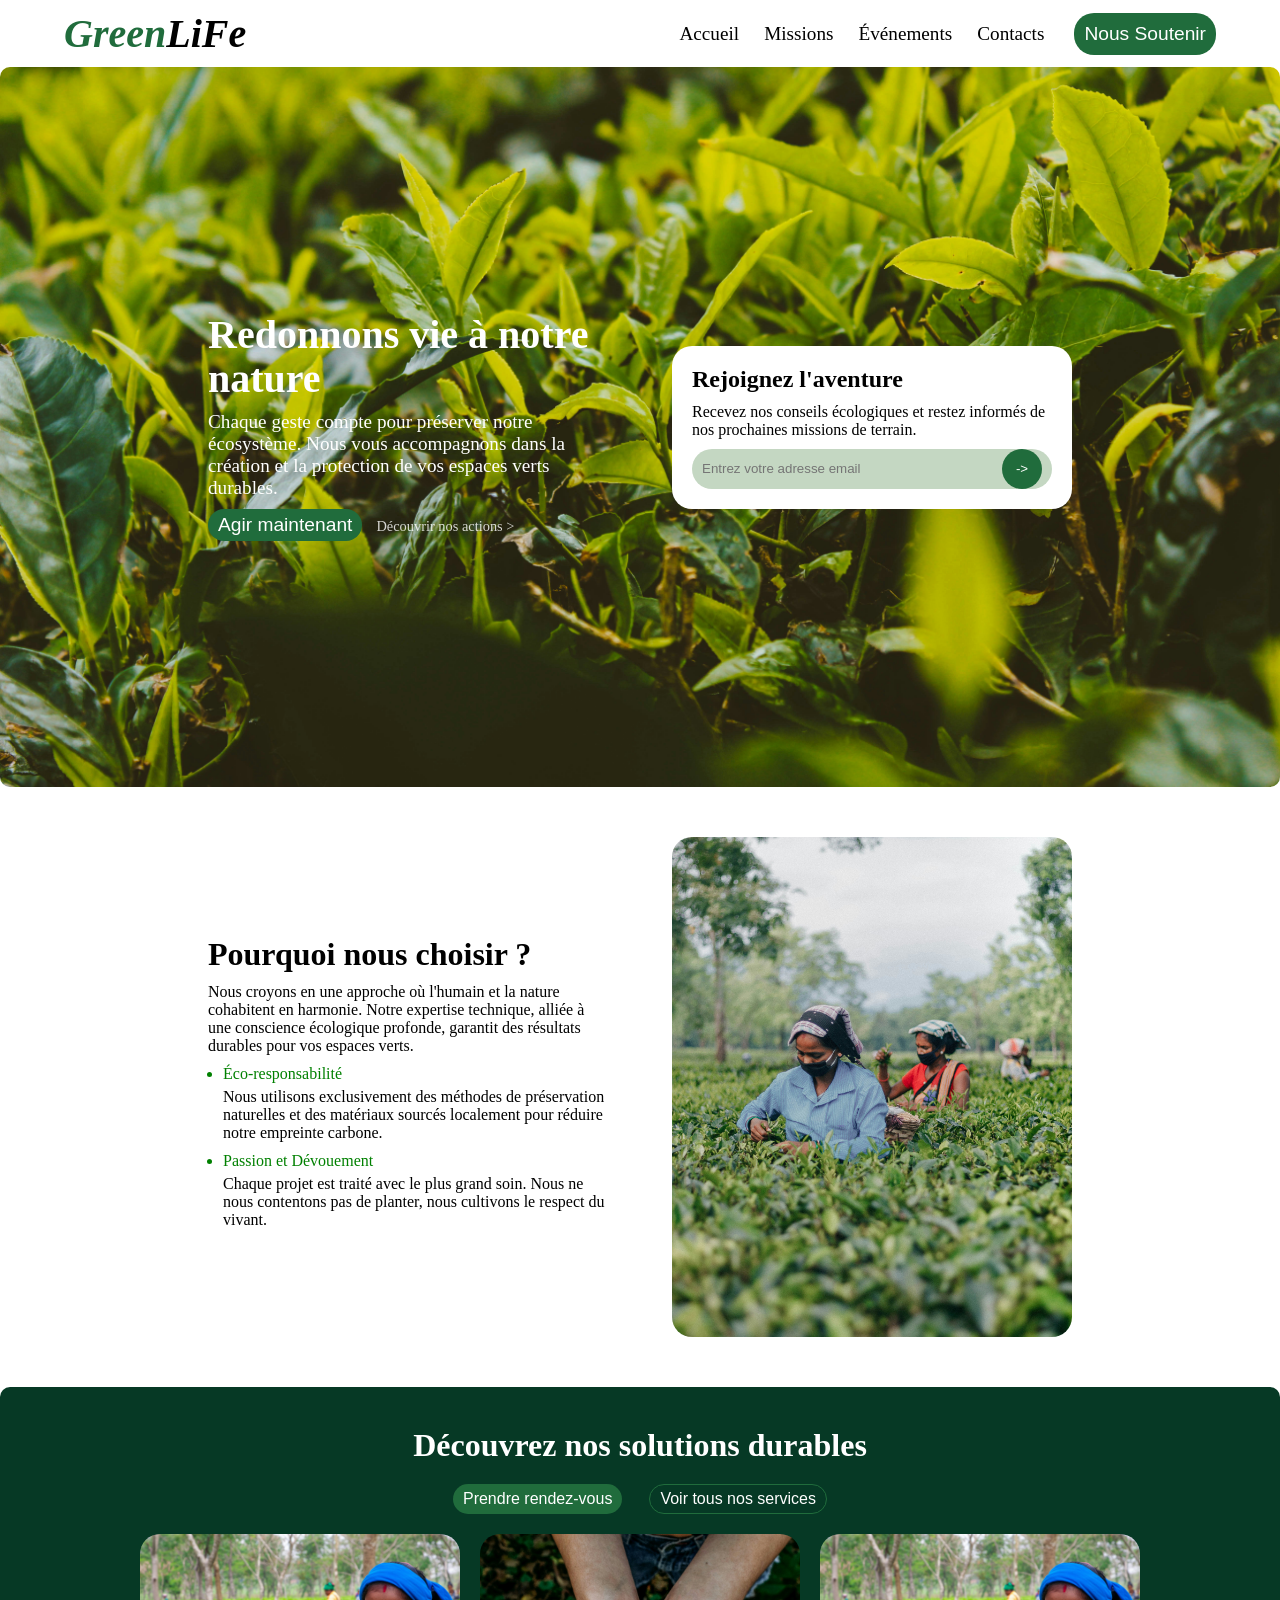
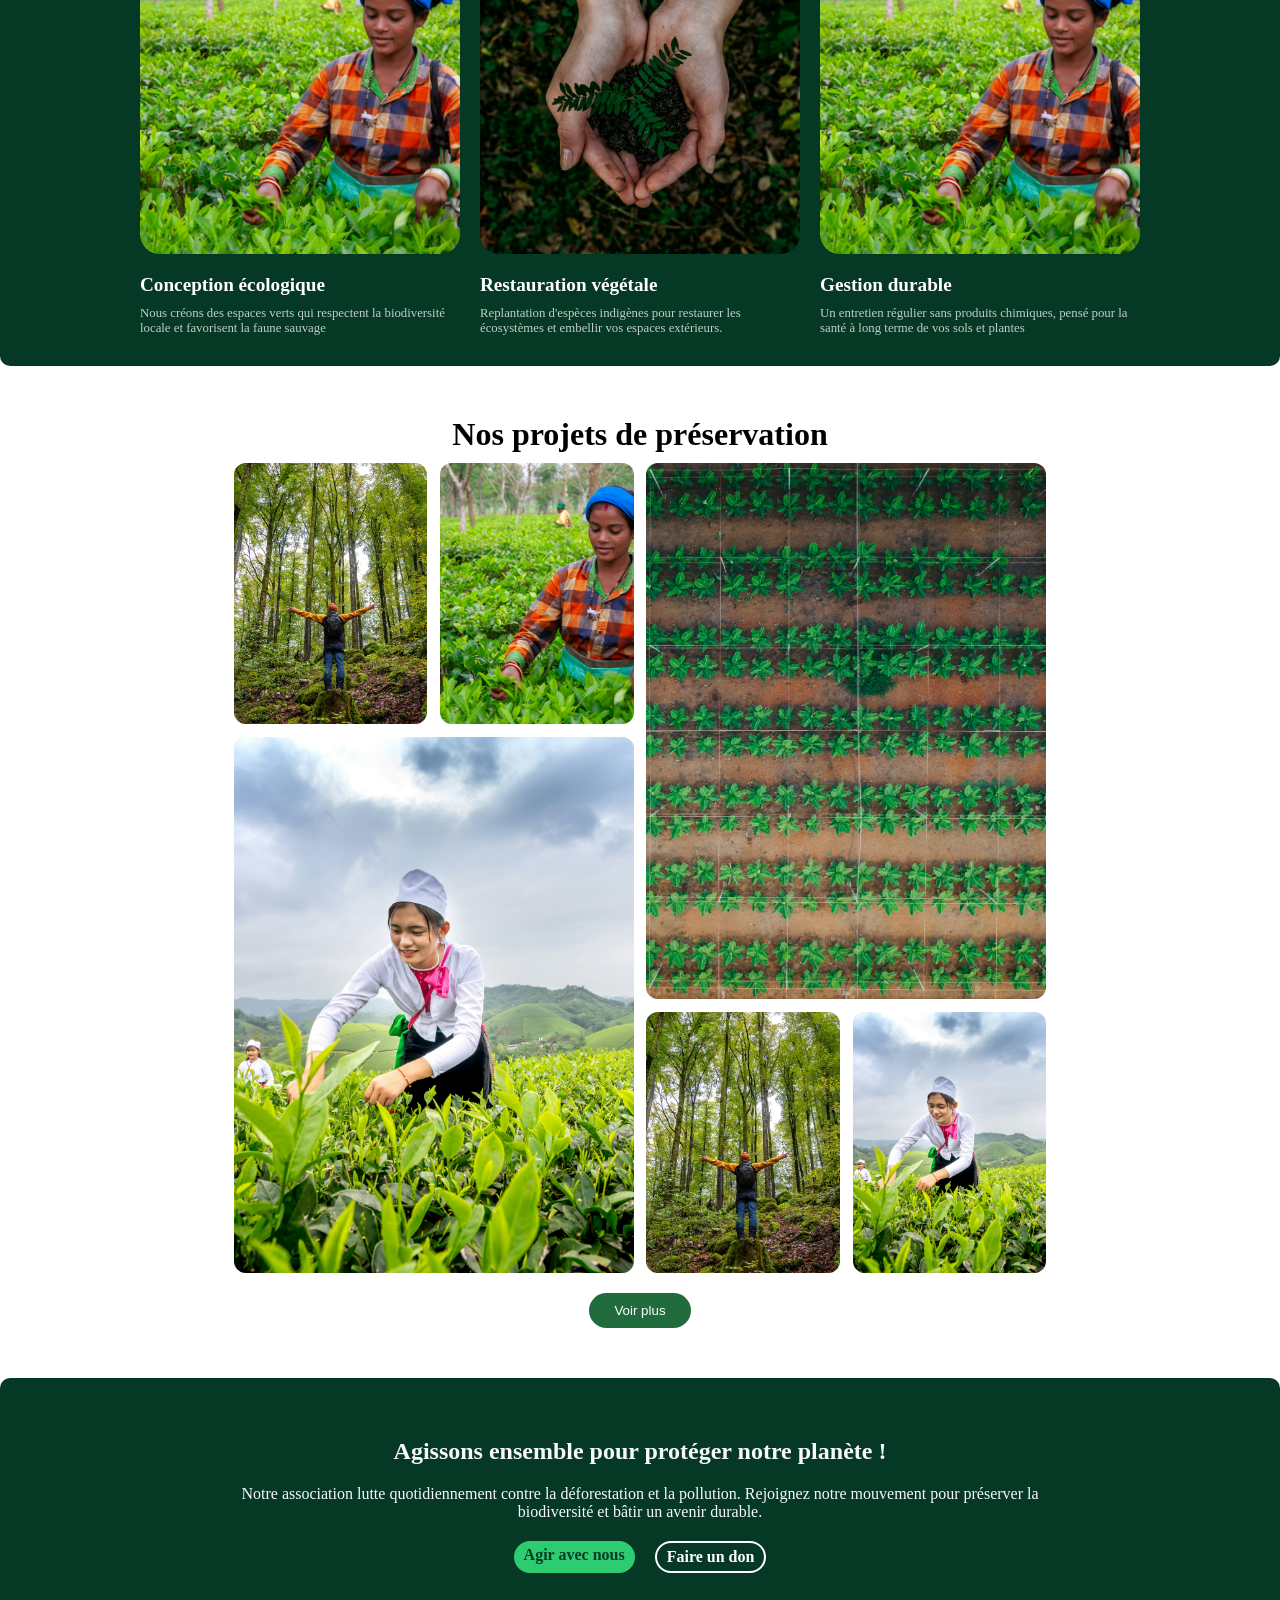
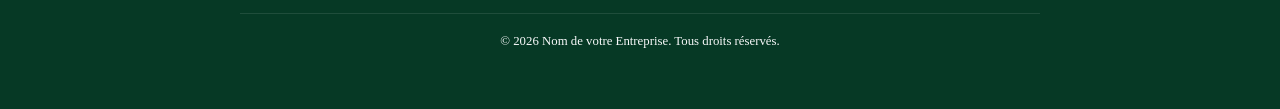
<file: index.html>
<!DOCTYPE html>
<html lang="en">
<head>
    <meta charset="UTF-8">
    <meta name="viewport" content="width=device-width, initial-scale=1.0">
    <title>GreenLife</title>
    <link rel="stylesheet" href="./layout.css">
    <link rel="stylesheet" href="./style.css">
</head>
<body>
    <header>
        <span class="logo"><span>Green</span>LiFe</span>
        <nav>
            <ul>
                <li><a href="#">Accueil</a></li>
                <li><a href="./missions/missions.html">Missions</a></li>
                <li><a href="./evenements/evenements.html">Événements</a></li>
                <li><a href="./contact/contact.html">Contacts</a></li>
            </ul>
            <div class="burger">
                <div></div>
                <div></div>
                <div></div>
            </div>
            <button>Nous Soutenir</button>
        </nav>
    </header>
    <main>
        <section class="hero">
            <div class="hero-text">
                <h1>Redonnons vie à notre nature</h1>
                <p>
                    Chaque geste compte pour préserver notre écosystème. Nous vous accompagnons dans la création et la protection de vos espaces verts durables.
                </p>
                <div class="hero-bouton">
                    <button>Agir maintenant</button>
                    <a href="#">Découvrir nos actions &gt;</a>
                </div>
            </div>
            <div class="hero-form">
                <h2>Rejoignez l'aventure</h2>
                <p>
                    Recevez nos conseils écologiques et restez informés de nos prochaines missions de terrain.
                </p>
                <form action="#">
                    <input type="email" placeholder="Entrez votre adresse email">
                    <button type="submit">-&gt;</button>
                </form>
            </div>
        </section>
        <section class="motivation">
            <aside>
                <h2>Pourquoi nous choisir ?</h2>
                <p>
                    Nous croyons en une approche où l'humain et la nature cohabitent en harmonie. Notre expertise technique, alliée à une conscience écologique profonde, garantit des résultats durables pour vos espaces verts.
                </p>
                <ul>
                    <li>
                        <span>
                            Éco-responsabilité
                        </span>
                        <p>
                            Nous utilisons exclusivement des méthodes de préservation naturelles et des matériaux sourcés localement pour réduire notre empreinte carbone.
                        </p>
                    </li>
                    <li>
                        <span>
                            Passion et Dévouement
                        </span>
                        <p>
                            Chaque projet est traité avec le plus grand soin. Nous ne nous contentons pas de planter, nous cultivons le respect du vivant.
                        </p>
                    </li>
                </ul>
            </aside>
            <figure>
                <img src="./assets/img/nilotpal-kalita-pJHaHQJ0PPk-unsplash.jpg" alt="">
            </figure>
        </section>
        <section class="services">
            <h2>
                Découvrez nos solutions durables
            </h2>
            <div class="boutons">

                <button>Prendre rendez-vous</button>
                <button>Voir tous nos services</button>
            </div>

            <div class="card-section">
                <article class="card">
                    <figure>
                        <img src="./assets/img/rohit-dey-9pwP8luG8vs-unsplash.jpg" alt="">
                    </figure>
                    <h3>
                        Conception écologique
                    </h3>
                    <p>
                        Nous créons des espaces verts qui respectent la biodiversité locale et favorisent la faune sauvage
                    </p>
                </article>

                <article class="card">
                    <figure>
                        <img src="./assets/img/noah-buscher-x8ZStukS2PM-unsplash.jpg" alt="">
                    </figure>
                    <h3>
                        Restauration végétale
                    </h3>
                    <p>
                        Replantation d'espèces indigènes pour restaurer les écosystèmes et embellir vos espaces extérieurs.
                    </p>
                </article>

                <article class="card">
                    <figure>
                        <img src="./assets/img/rohit-dey-9pwP8luG8vs-unsplash.jpg" alt="">
                    </figure>
                    <h3>
                        Gestion durable
                    </h3>
                    <p>
                        Un entretien régulier sans produits chimiques, pensé pour la santé à long terme de vos sols et plantes
                    </p>
                </article>
            </div>

        </section>
        <section class="gallery-section">
            <h2>Nos projets de préservation</h2>
            <div class="contenaire-grid">

                <div class="grid">
                    <figure class="enfant">
                        <img src="./assets/img/pexels-conun-drum-37173050.jpg" alt="">
                    </figure> 
                    <figure class="enfant">
                        <img src="./assets/img/rohit-dey-9pwP8luG8vs-unsplash.jpg" alt="">
                    </figure> 
                    <figure class="enfant gros">
                        <img src="./assets/img/quang-nguyen-vinh-Ql3sYfb2sQU-unsplash.jpg" alt="">
                    </figure> 
                </div>
                <div class="grid">

                    <figure class="enfant gros">
                        <img src="./assets/img/geio-tischler-t9DKQVpLc7k-unsplash.jpg" alt="">
                    </figure>
                    <figure class="enfant petit">
                        <img src="./assets/img/pexels-conun-drum-37173050.jpg" alt="">
                    </figure> 
                    <figure class="enfant petit">
                        <img src="./assets/img/quang-nguyen-vinh-Ql3sYfb2sQU-unsplash.jpg" alt="">
                    </figure> 
                </div>
            </div>

            <button class="btn-primary">Voir plus</button>
        </section>

    </main>
    <footer class="footer">
        <div class="footer-container">
            <h2>Agissons ensemble pour protéger notre planète !</h2>
            <p>
                Notre association lutte quotidiennement contre la déforestation et la pollution. Rejoignez notre mouvement pour préserver la biodiversité et bâtir un avenir durable.
            </p>
            
            <div class="footer-buttons">
                <a href="#" class="btn btn-primary">Agir avec nous</a>
                <a href="#" class="btn btn-secondary">Faire un don </a>
            </div>

            <div class="footer-bottom">
                <p>&copy; 2026 Nom de votre Entreprise. Tous droits réservés.</p>
            </div>
        </div>
    </footer>
</body>
</html>
</file>
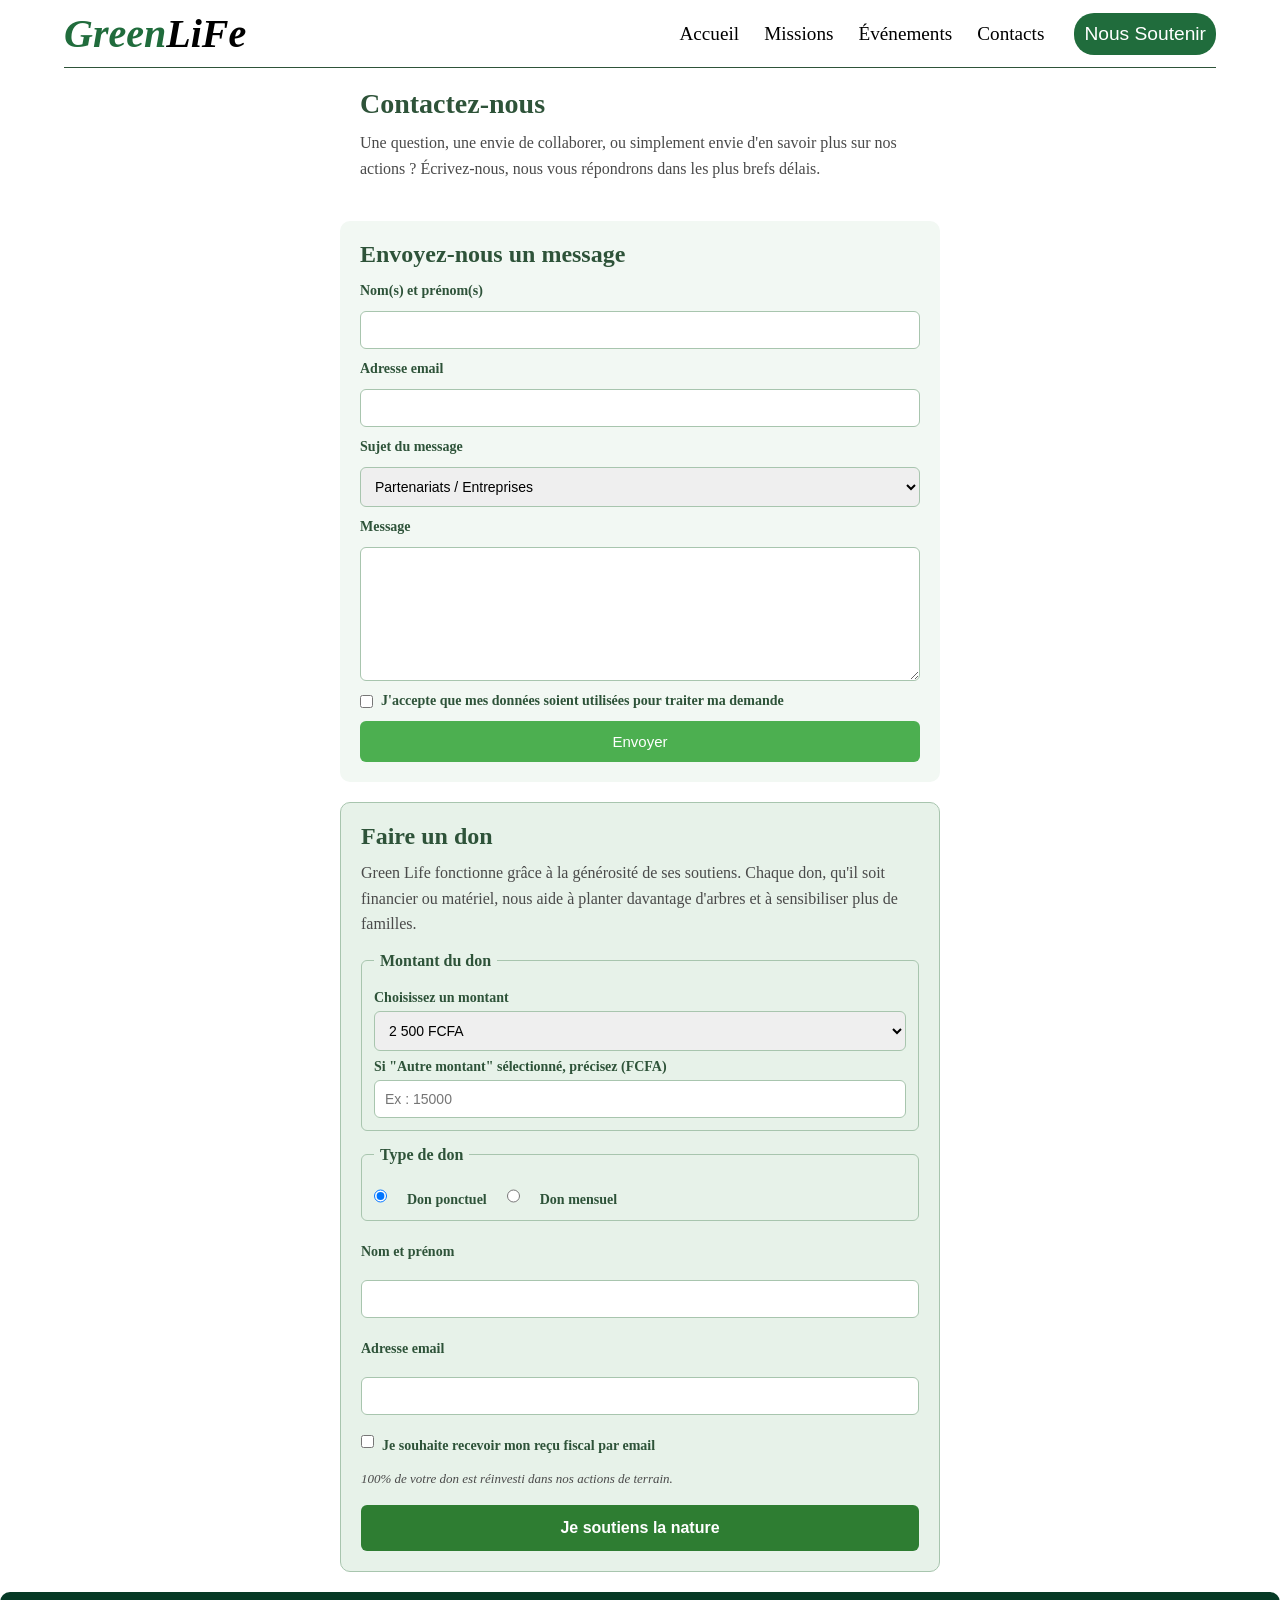
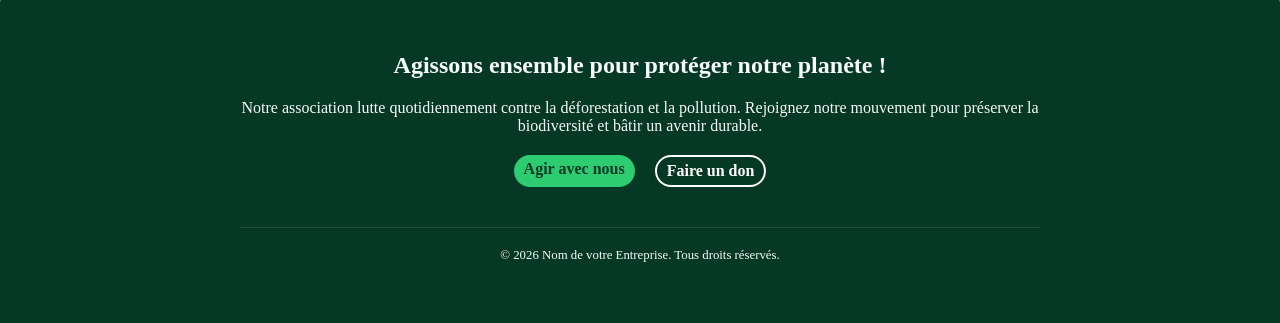
<file: contact/contact.html>
<!DOCTYPE html>
<html lang="fr">
<head>
    <meta charset="UTF-8">
    <meta name="viewport" content="width=device-width, initial-scale=1.0">
    <title>Contact ~ Green Life</title>
    <link rel="stylesheet" href="../layout.css">
    <link rel="stylesheet" href="./contact.css">
</head>
<body>

    <header>
        <span class="logo"><span>Green</span>LiFe</span>
        <nav>
            <ul>
                <li><a href="../index.html">Accueil</a></li>
                <li><a href="../missions/missions.html">Missions</a></li>
                <li><a href="../evenements/evenements.html">Événements</a></li>
                <li><a href="#contact">Contacts</a></li>
            </ul>
            <div class="burger">
                <div></div>
                <div></div>
                <div></div>
            </div>
            <button>Nous Soutenir</button>
        </nav>
    </header>
    <main>
        <!-- Section 1: Introduction -->
        <section class="contact-intro">
            <h1>Contactez-nous</h1>
            <p>
                Une question, une envie de collaborer, 
                ou simplement envie d'en savoir plus 
                sur nos actions ? Écrivez-nous, nous 
                vous répondrons dans les plus brefs délais.
            </p>
        </section>

        <!-- Section 2: Formulaire de contact -->
        <section class="contact-form">
            <h2>Envoyez-nous un message</h2>
            <form id="contact">
                <label for="nom">Nom(s) et prénom(s)</label>
                <input type="text" id="nom" name="nom" required>

                <label for="email">Adresse email</label>
                <input type="email" id="email" name="email" required>

                <label for="sujet">Sujet du message</label>
                <select id="sujet" name="sujet">
                    <option value="partenariat">Partenariats / Entreprises</option>
                    <option value="benevolat">Bénévolat</option>
                    <option value="presse">Presse / Média</option>
                    <option value="autre">Autre demande</option>
                </select>

                <label for="message">Message</label>
                <textarea id="message" name="message" rows="7" required></textarea>

                <div class="consentement">
                    <input type="checkbox" id="consentement-donnees" name="consentement-donnees" required>
                    <label for="consentement-donnees">J'accepte que mes données soient utilisées pour traiter ma demande</label>
                </div>

                <button type="submit">Envoyer</button>
            </form>
        </section>

        <!-- Section 3: Formulaire pour les dons -->
        <section class="don">
            <h2>Faire un don</h2>
            <p>Green Life fonctionne grâce à la générosité de ses soutiens. Chaque don, qu'il soit financier ou matériel, nous aide à planter davantage d'arbres et à sensibiliser plus de familles.</p>

            <form class="don-form">
                <fieldset>
                    <legend>Montant du don</legend>
                    <label for="montant-don">Choisissez un montant</label>
                    
                    <select id="montant-don" name="montant-don">
                        <option value="2500">2 500 FCFA</option>
                        <option value="10000">10 000 FCFA</option>            
                        <option value="25000">25 000 FCFA</option>
                        <option value="autre">Autre montant</option>
                    </select>

                    <label for="montant-personnalise">Si "Autre montant" sélectionné, précisez (FCFA)</label>
                    <input type="number" id="montant-personnalise" name="montant-personnalise" min="1" placeholder="Ex : 15000">
                </fieldset>

                <fieldset>
                    <legend>Type de don</legend>
                    <div class="type-don">
                        <input type="radio" id="ponctuel" name="type-don" value="ponctuel" checked>
                        <label for="ponctuel">Don ponctuel</label>

                        <input type="radio" id="mensuel" name="type-don" value="mensuel">
                        <label for="mensuel">Don mensuel</label>
                    </div>
                </fieldset>

                <label for="don-nom">Nom et prénom</label>
                <input type="text" id="don-nom" name="don-nom" required>

                <label for="don-email">Adresse email</label>
                <input type="email" id="don-email" name="don-email" required>

                <div class="recu-fiscal">
                    <input type="checkbox" id="recu" name="recu">
                    <label for="recu">Je souhaite recevoir mon reçu fiscal par email</label>
                </div>

                <p class="transparence">100% de votre don est réinvesti dans nos actions de terrain.</p>

                <button type="submit" class="btn-don">Je soutiens la nature</button>
            </form>
        </section>
    </main>
    <footer class="footer">
        <div class="footer-container">
            <h2>Agissons ensemble pour protéger notre planète !</h2>
            <p>
                Notre association lutte quotidiennement contre la déforestation et la pollution. Rejoignez notre mouvement pour préserver la biodiversité et bâtir un avenir durable.
            </p>
            
            <div class="footer-buttons">
                <a href="#" class="btn btn-primary">Agir avec nous</a>
                <a href="#" class="btn btn-secondary">Faire un don </a>
            </div>

            <div class="footer-bottom">
                <p>&copy; 2026 Nom de votre Entreprise. Tous droits réservés.</p>
            </div>
        </div>
    </footer>

</body>
</html>
</file>
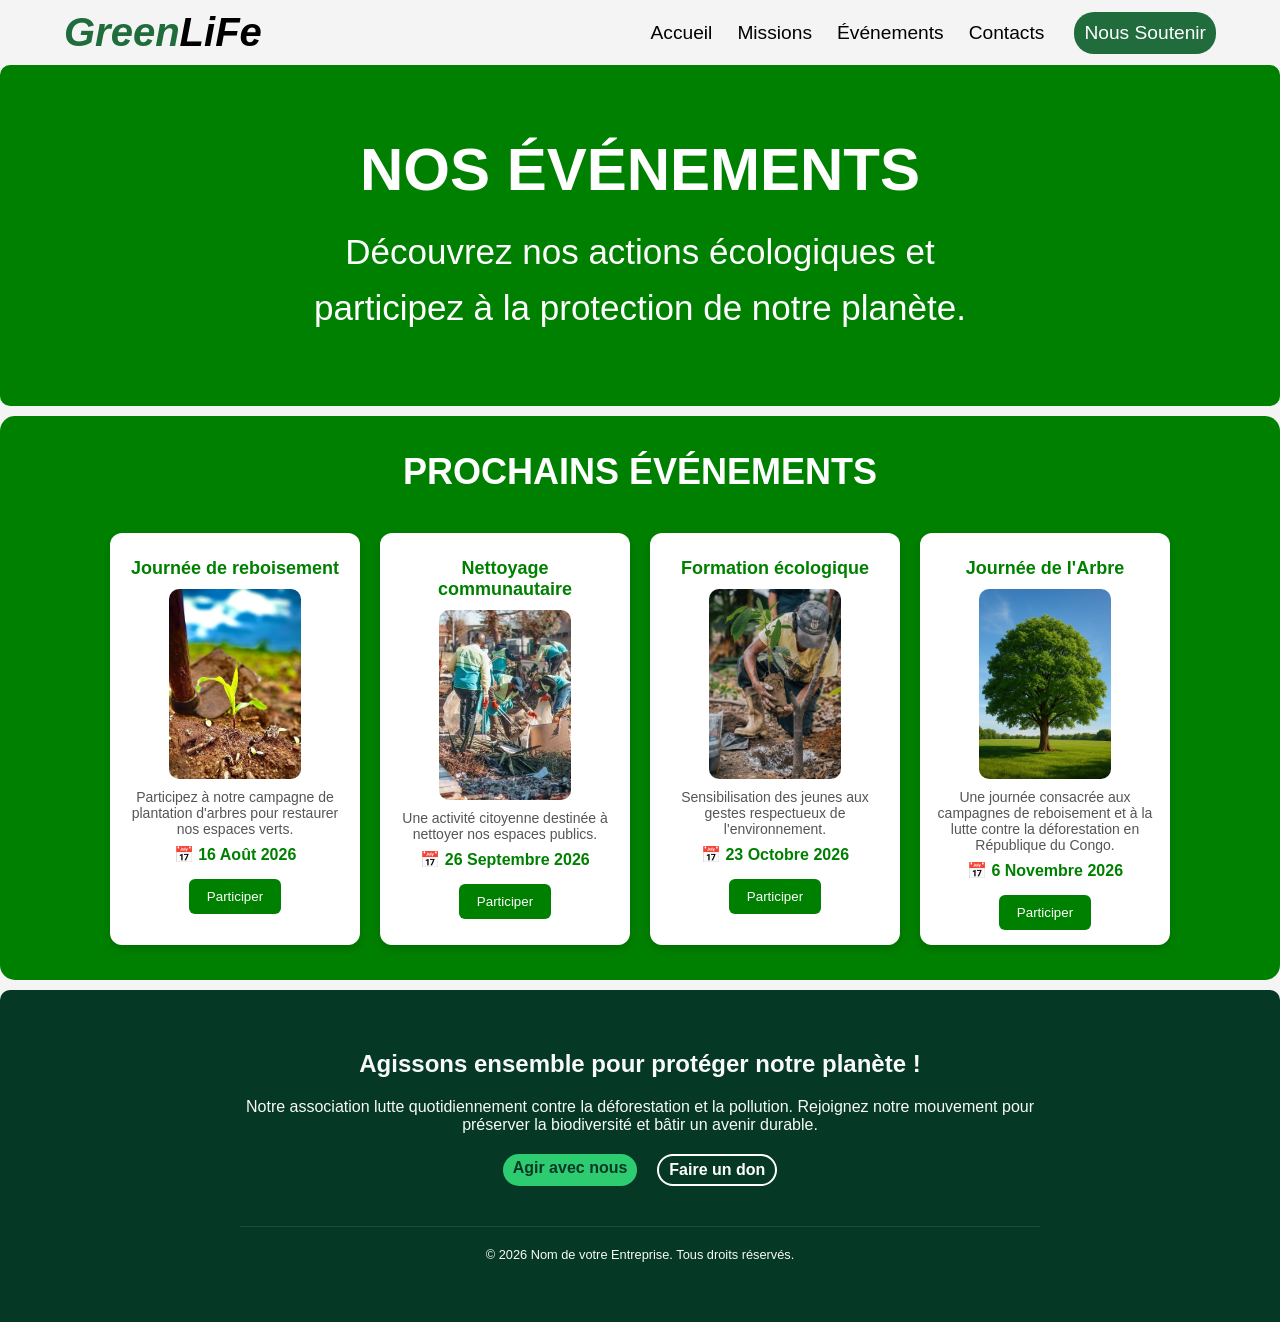
<file: evenements/evenements.html>
<!DOCTYPE html>
<html lang="fr">

<head>
    <meta charset="UTF-8">
    <meta name="viewport" content="width=device-width, initial-scale=1.0">
    <title>Nos Événements</title>
    <link rel="stylesheet" href="../layout.css">
    <link rel="stylesheet" href="evenements.css">
</head>

<body>
    <header>
        <span class="logo"><span>Green</span>LiFe</span>
        <nav>
            <ul>
                <li><a href="../index.html">Accueil</a></li>
                <li><a href="../missions/missions.html">Missions</a></li>
                <li><a href="#">Événements</a></li>
                <li><a href="../contact/contact.html">Contacts</a></li>
            </ul>
            <div class="burger">
                <div></div>
                <div></div>
                <div></div>
            </div>
            <button>Nous Soutenir</button>
        </nav>
    </header>
    <main>

        <section class="hero-evenements">
            <h1>NOS ÉVÉNEMENTS</h1>

            <p>
                Découvrez nos actions écologiques et participez à la protection de notre planète.
            </p>
        </section>

        <section class="section-evenements">

            <h2>PROCHAINS ÉVÉNEMENTS</h2>

            <div class="cartes-evenements">

                <div class="carte">

                    <h3>Journée de reboisement</h3>

                    <img src="../assets/img/image1.jfif" alt="Journée de reboisement">

                    <p>
                        Participez à notre campagne de plantation d'arbres pour restaurer nos espaces verts.
                    </p>

                    <span>📅 16 Août 2026</span>

                    <button>Participer</button>

                </div>

                <div class="carte">

                    <h3>Nettoyage communautaire</h3>

                    <img src="../assets/img/image2.jfif" alt="Nettoyage communautaire">

                    <p>
                        Une activité citoyenne destinée à nettoyer nos espaces publics.
                    </p>

                    <span>📅 26 Septembre 2026</span>

                    <button>Participer</button>

                </div>

                <div class="carte">

                    <h3>Formation écologique</h3>

                    <img src="../assets/img/image3.jfif" alt="Formation écologique">

                    <p>
                        Sensibilisation des jeunes aux gestes respectueux de l'environnement.
                    </p>

                    <span>📅 23 Octobre 2026</span>

                    <button>Participer</button>

                </div>

                <div class="carte">

                    <h3>Journée de l'Arbre</h3>

                    <img src="../assets/img/grow-more-trees.jfif" alt="Journée de l'Arbre">

                    <p>
                        Une journée consacrée aux campagnes de reboisement et à la lutte contre la déforestation en République du Congo.
                    </p>

                    <span>📅 6 Novembre 2026</span>

                    <button>Participer</button>

                </div>

            </div>

        </section>

    </main>
    <footer class="footer">
        <div class="footer-container">
            <h2>Agissons ensemble pour protéger notre planète !</h2>
            <p>
                Notre association lutte quotidiennement contre la déforestation et la pollution. Rejoignez notre mouvement pour préserver la biodiversité et bâtir un avenir durable.
            </p>
            
            <div class="footer-buttons">
                <a href="#" class="btn btn-primary">Agir avec nous</a>
                <a href="#" class="btn btn-secondary">Faire un don </a>
            </div>

            <div class="footer-bottom">
                <p>&copy; 2026 Nom de votre Entreprise. Tous droits réservés.</p>
            </div>
        </div>
    </footer>

</body>

</html>
</file>
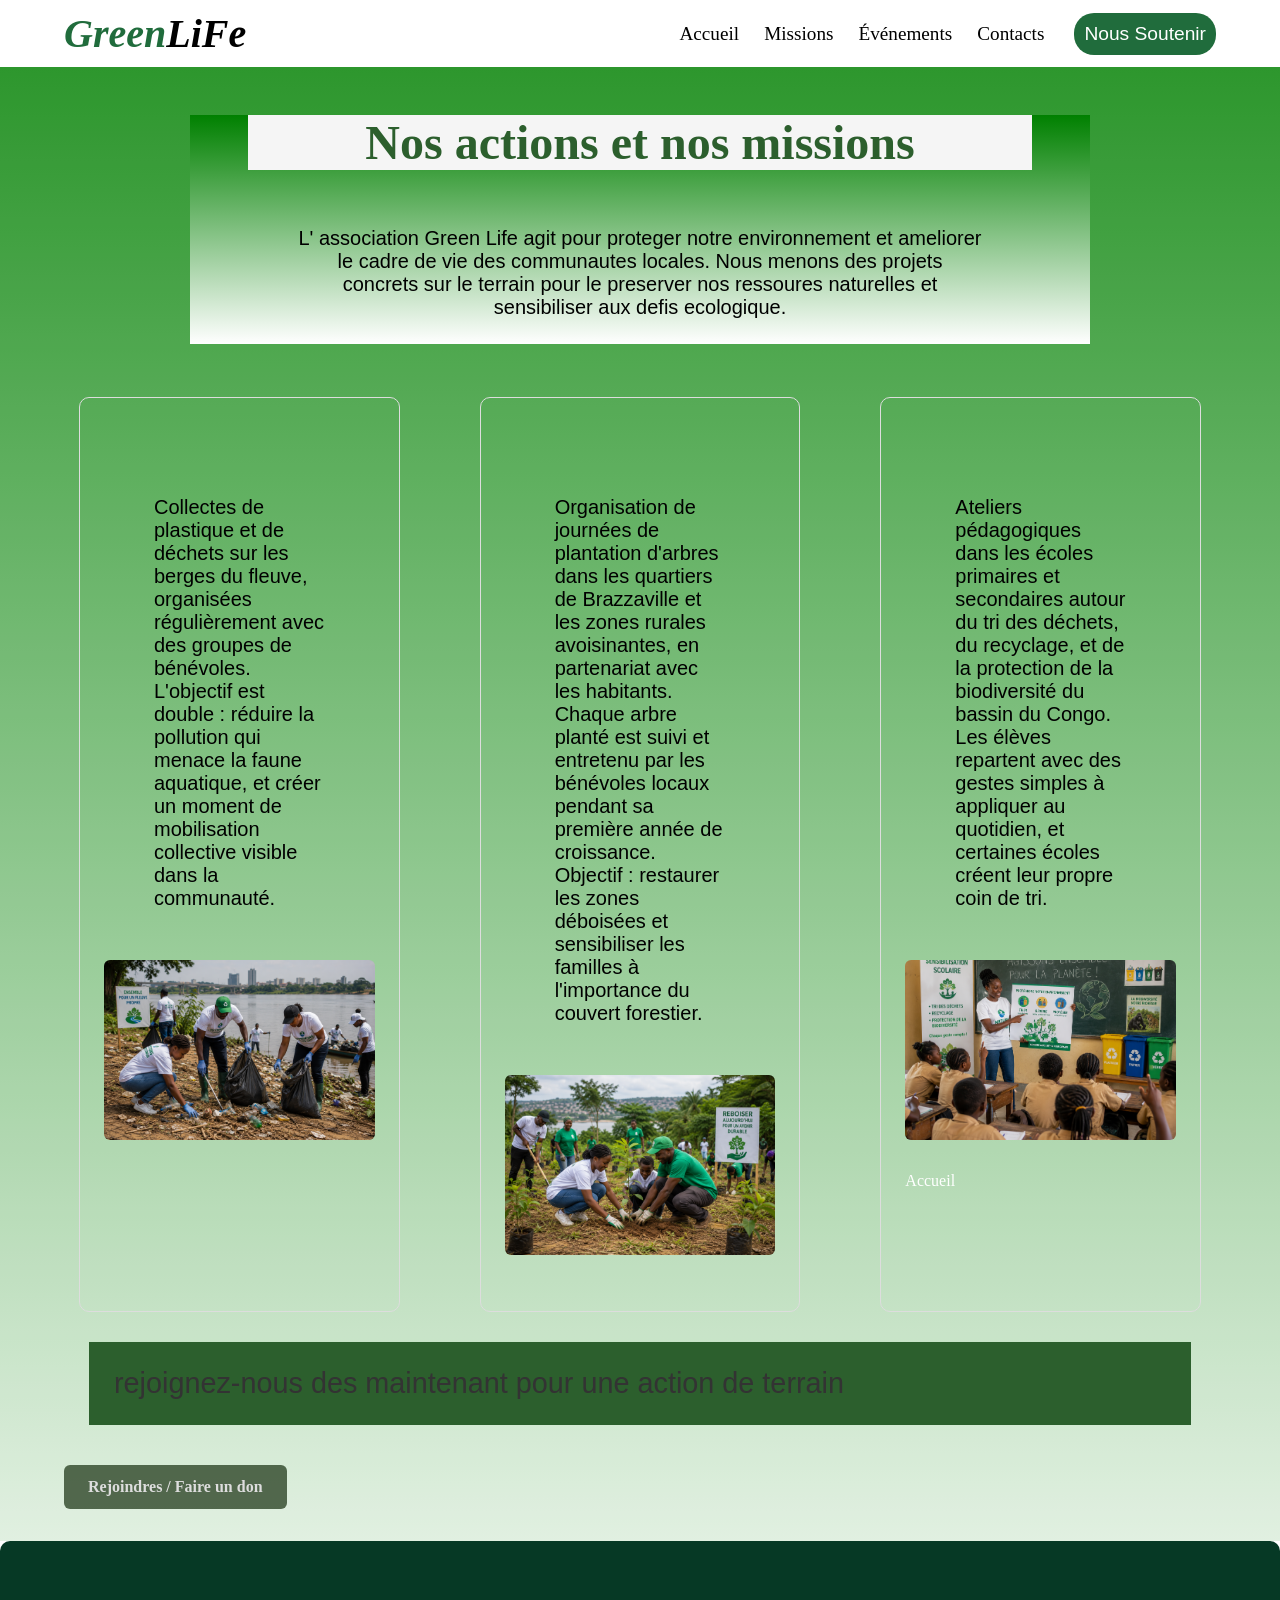
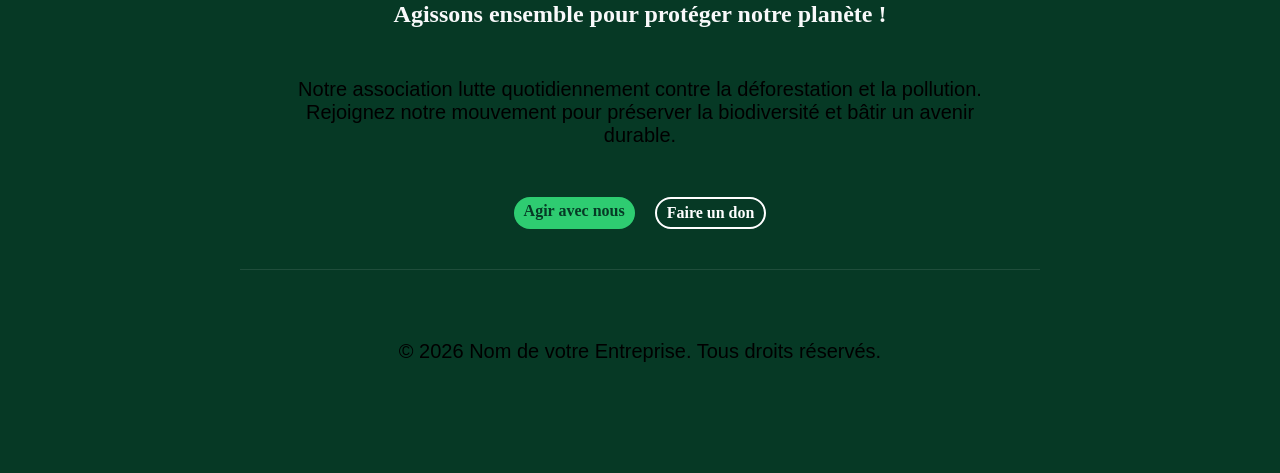
<file: missions/missions.html>
<!DOCTYPE html>
<html lang="en">
<head>
    <meta charset="UTF-8">
    <meta name="viewport" content="width=device-width, initial-scale=1.0">
    <title>Nos missions</title>
    <link rel="stylesheet" href="../layout.css">
    <link rel="stylesheet" href="missions.css">
</head>
<body>
    <header>
        <span class="logo"><span>Green</span>LiFe</span>
        <nav>
            <ul>
                <li><a href="../index.html">Accueil</a></li>
                <li><a href="#">Missions</a></li>
                <li><a href="../evenements/evenements.html">Événements</a></li>
                <li><a href="../contact/contact.html">Contacts</a></li>
            </ul>
            <div class="burger">
                <div></div>
                <div></div>
                <div></div>
            </div>
            <button>Nous Soutenir</button>
        </nav>
    </header>
    
    <main>

        <section id="actions" class="action">

            <div class="intro-missions">
                <h2>Nos actions et nos missions</h2>
                <p>L' association Green Life agit pour proteger notre environnement et ameliorer le cadre de vie des communautes locales. Nous menons des projets concrets sur le terrain pour le preserver nos ressoures naturelles et sensibiliser aux defis ecologique.</p>
            </div> 
            <div class="conteneur-grid">
                <article class="carte-action">
                    <h3>Netoyage du fleuve</h3>
                    <p>Collectes de plastique et de déchets sur les berges du fleuve, organisées régulièrement avec des groupes de bénévoles. L'objectif est double : réduire la pollution qui menace la faune aquatique, et créer un moment de mobilisation collective visible dans la communauté.</p>
                    <img src="../assets/img/netoyage.png">
                </article>
                <article class="carte-action">
                    <h3>Reboisement communautaire</h3>
                    <p>Organisation de journées de plantation d'arbres dans les quartiers de Brazzaville et les zones rurales avoisinantes, en partenariat avec les habitants. Chaque arbre planté est suivi et entretenu par les bénévoles locaux pendant sa première année de croissance. Objectif : restaurer les zones déboisées et sensibiliser les familles à l'importance du couvert forestier.</p>
                    <img src="../assets/img/reboisement.png">



                </article>
                <article class="carte-action">
                    <h3>Sensibilisation scolaire</h3>
                    <p>Ateliers pédagogiques dans les écoles primaires et secondaires autour du tri des déchets, du recyclage, et de la protection de la biodiversité du bassin du Congo. Les élèves repartent avec des gestes simples à appliquer au quotidien, et certaines écoles créent leur propre coin de tri.</p>
                    <img src="../assets/img/scolaire.png">
                    <a href="../index.html">Accueil</a>
                </article>
            </div>
            <div class="appel-action">
                <p>rejoignez-nous des maintenant pour une action de terrain</p>
                <a href="../contact/contact.html" class="btn">Rejoindres / Faire un don </a>
            </div>
        </section>
    </main>
     <footer class="footer">
        <div class="footer-container">
            <h2>Agissons ensemble pour protéger notre planète !</h2>
            <p>
                Notre association lutte quotidiennement contre la déforestation et la pollution. Rejoignez notre mouvement pour préserver la biodiversité et bâtir un avenir durable.
            </p>
            
            <div class="footer-buttons">
                <a href="#" class="btn btn-primary">Agir avec nous</a>
                <a href="#" class="btn btn-secondary">Faire un don </a>
            </div>

            <div class="footer-bottom">
                <p>&copy; 2026 Nom de votre Entreprise. Tous droits réservés.</p>
            </div>
        </div>
    </footer>
</body>
</html>
</file>
<file: layout.css>
:root {
    --bg-section-titre: #206c3c;
    --bg-section-ligth: #f9f9f9;
    --color: #ffffff;
    --color-bg-white: #000000;
    --font-size: 16px;
}

* {
    margin: 0;
    padding: 0;
    box-sizing: border-box;
}

body {
    font-family: "Fraunces", Georgia, serif;
    font-size: var(--font-size);
    color: var(--color);
}

a {
    text-decoration: none;
    color: inherit;
}

header {
    width: 90%;
    padding: 10px 0;
    margin: 0 auto;
    display: flex;
    align-items: center;
    justify-content: space-between;
    text-align: center;
}

.logo {
    height: 100%;
    display: flex;
    align-items: center;
    font-size: 1.7em;
    font-weight: bold;
    font-style: italic;
    color: var(--color-bg-white);
}

.logo span {
    color: var(--bg-section-titre);
}

nav {
    width: 70%;
    height: 100%;
    display: flex;
    align-items: center;
    justify-content: flex-end;
}

nav ul {
    list-style: none;
    display: none;
}

nav a {
    text-decoration: none;
    color: black;
    font-size: 1.2rem;
    margin-left: 20px;
}

.burger {
    display: inline-flex;
    flex-direction: column;
    justify-content: space-between;
    width: 25px;
    height: 20px;
    margin-left: 20px;
    order: 2;
}

.burger div {
    width: 100%;
    height: 4px;
    background-color: black;
}

nav button {
    order: 1;
    background-color: var(--bg-section-titre);
    color: white;
    border: none;
    padding: 10px 10px;
    border-radius: 20px;
    cursor: pointer;
    margin-left: 20px;
}

.footer {
    background-color: #063925;
    color: #F8F9FA;
    padding: 60px 20px;
    text-align: center;
    border-radius: 10px 10px 0 0;
}

.footer-container {
    max-width: 800px;
    margin: 0 auto;
}

.footer-container h2 {
    width: 100%;
    font-size: 1.5rem;
    font-weight: bold;
    margin-bottom: 20px;
    text-align: center;
}

.footer-buttons {
  margin: 20px 0;
  display: flex;
  justify-content: center;
  gap: 20px;
}

.btn {
  padding: 5px 10px;
  border-radius: 20px;
  font-weight: bold;
  transition: 0.3s;
}

.btn-primary {
  background-color: #2ECC71;
  color: #063925;
}

.btn-secondary {
  border: 2px solid #FFFFFF;
  color: #FFFFFF;
}

.btn:hover {
  opacity: 0.9;
  transform: translateY(-2px);
}

.footer-bottom {
  margin-top: 40px;
  font-size: 0.8rem;
  border-top: 1px solid rgba(255,255,255,0.1);
  padding-top: 20px;
}

@media only screen and (min-width: 821px) and (max-width: 1024px) {
    .logo {
        font-size: 2.2em;
    }

    nav ul {
        display: inline-flex;
    }

    nav a {
        margin-left: 25px;
    }

    .burger {
        display: none;
    }

    nav button {
        margin-left: 30px;
        font-size: 1.1rem;
    }
}

@media only screen and (min-width: 1025px) {
    .logo {
        font-size: 2.5em;
    }

    nav ul {
        display: inline-flex;
    }

    nav a {
        margin-left: 25px;
    }

    .burger {
        display: none;
    }

    nav button {
        margin-left: 30px;
        font-size: 1.2rem;
    }
}
</file>
<file: style.css>
main {
    width: 100%;
}

section {
    margin-bottom: 50px;
    border-radius: 10px;

}


.hero {
    width: 100%;
    min-height: 80vh;
    display: flex;
    padding: 30px 20px;
    flex-direction: row;
    justify-content: center;
    align-items: center;
    flex-wrap: wrap;
    gap: 5vw;
    background-image: url('./assets/img/nithin-p-john-SXXBKjcTd2w-unsplash.jpg');
    background-size: cover;
    background-position: center;
}

.hero-text {
    /* width: fit-content; */
    width: clamp(250px, 100%, 400px);;
}

.hero-text h1 {
    font-size: 2.5rem;
    font-weight: bold;
    line-height: 1.1;
    margin-bottom: 10px;
}

.hero-text p {
    font-size: 1.2rem;
    margin-bottom: 10px;
}

.hero-bouton button {
    background-color: var(--bg-section-titre);
    color: white;
    border: none;
    border-radius: 20px;
    padding: 5px 10px;
    font-size: 1.2rem;
    cursor: pointer;
    margin-right: 10px;
}

.hero-bouton a {
    color: rgba(255, 255, 255, 0.815);
    font-size: .9rem;
}

.hero-form {
    width: fit-content;
    max-width: 400px;
    color: var(--color-bg-white);
    flex-grow: 0;
    padding: 20px;
    background-color: white;
    border-radius: 20px;
}

.hero-form h2 {
    font-size: 1.5rem;
    font-weight: bold;
    margin-bottom: 10px;
}

.hero-form p {
    font-size: 1rem;
    margin-bottom: 10px;
}

.hero-form form {
    width: 100%;
    background-color: rgb(196, 215, 194);
    padding: 0 10px;
    display: flex;
    justify-content: space-between;
    border-radius: 20px;
}

.hero-form input {
    border: none;
    padding: 10px 0;
    width: 80%;
    background-color: transparent;
}

.hero-form button {
    background-color: var(--bg-section-titre);
    width: 40px;
    height: 40px;
    color: white;
    border: none;
    padding: 10px 10px;
    border-radius: 50%;
    cursor: pointer;
}

/* @media only screen and (min-width: 650px) {
    .hero {
        flex-direction: row;
    }
} */


.motivation {
    width: 100%;
    padding: 0 20px;
    display: flex;
    justify-content: center;
    align-items: center;
    flex-direction: row;
    flex-wrap: wrap;
    gap: 5vw;
    color: var(--color-bg-white);
}

.motivation figure {
    width: clamp(250px, 100%, 400px);
    height: clamp(250px, 80vh, 500px);
}

.motivation figure img {
    width: 100%;
    height: 100%;
    object-fit: cover;
    border-radius: 20px;
}

.motivation aside {
    width: clamp(250px, 100%, 400px);
}

.motivation h2 {
    font-size: 2rem;
    font-weight: bold;
    margin-bottom: 10px;
}

.motivation p {
    font-size: 1rem;
    margin-bottom: 10px;
}

.motivation ul {
    padding-left: 15px
}

.motivation ul li::marker {
    font-size: 1rem;
    color: green;
}

.motivation ul li span {
    display: inline-block;
    margin-bottom: 5px;
    font-size: 1rem;
    color: green;
}

/* @media only screen and (min-width: 451px){
    .motivation {
        flex-direction: row;
        align-items: center;
    }
} */

.services {
    width: 100%;
    padding: 20px 20px;
    display: flex;
    justify-content: center;
    flex-wrap: wrap;
    background-color: #063925;
}

.services h2 {
    width: 100%;
    font-size: 2rem;
    font-weight: bold;
    margin: 20px 0;
    text-align: center;
}

.services .boutons {
    width: 100%;
    display: flex;
    justify-content: center;
    flex-wrap: wrap;
    margin-bottom: 20px;
    gap: 3vh;
}

.services .boutons button {
    background-color: var(--bg-section-titre);
    color: white;
    border: none;
    border-radius: 20px;
    padding: 5px 10px;
    font-size: 1rem;
    cursor: pointer;
    transition: 0.3s;
}

.services .boutons button:last-child {
    margin-right: 0;
    background-color: transparent;
    border: 1px solid var(--bg-section-titre);
}

.card-section {
    width: 100%;
    display: flex;
    align-items: center;
    justify-content: center;
    flex-direction: row;
    flex-wrap: wrap;
    gap: 20px;
}

.card {
    width: clamp(250px, 25vw, 350px);
    aspect-ratio: 1/1;
    color: white;
    display: flex;
    flex-direction: column;
    transition: 0.3s;
}

.card figure {
    width: 100%;
    aspect-ratio: 1/1;
    display: flex;
    justify-content: center;
    margin-bottom: 20px;
}

.card figure img {
    width: 100%;
    height: 100%;
    object-fit: cover;
    border-radius: 20px;
}

.card h3 {
    font-size: 1.2rem;
    font-weight: bold;
    margin-bottom: 10px;
}

.card p {
    font-size: .8rem;
    color: #ffffffc0;
    font-weight: lighter;
    margin-bottom: 10px;
}

.gallery-section {
    display: flex;
    flex-direction: column;
    align-items: center;
    color: var(--color-bg-white);
    text-align: center;
}

.gallery-section h2 {
    font-size: 2rem;
    font-weight: bold;
    margin-bottom: 10px;
}

.gallery-section button {
    padding: 10px 25px;
    border-radius: 20px;
    border: none;
    color: white;
    background-color: var(--bg-section-titre);
    transition: 0.3s;
    
}

.contenaire-grid {
    width: 100%;
    padding: 0 20px;
    display: flex;
    justify-content: center;
    flex-wrap: wrap;
    gap: 1vw;
    margin-bottom: 20px;
}

.grid {
    width: clamp(300px, 100%, 400px);
    height: 90vh;
    /* background-color: #063925; */
    gap: 1vw;
    display: grid;
    grid-template-columns: repeat(2, 1fr);
    grid-template-rows:  1fr 1fr 1fr;
    border-radius: 12px;
}

.enfant {
    background-color: #ccc;
    border-radius: 12px;
    width: 100%;
    height: 100%;
    transition: 0.3s;
}

.gros {
    grid-column: span 2;
    grid-row: span 2;
}

.enfant img {
    width: 100%;
    height: 100%;
    object-fit: cover;
    border-radius: 12px;
}


.card:hover, .enfant:hover
,.services .boutons button:hover,
.gallery-section button:hover {
    opacity: 0.9;
    transform: translateY(-5px);
}
</file>
<file: contact/contact.css>
/* ===== Reset de base ===== */
* {
    margin: 0;
    padding: 0;
    box-sizing: border-box;
}

header {
    border-bottom: 1px solid #2E5339;
}

/* ===== Contours généraux de la page Contact ===== */
.contact-intro, .contact-form, .don {
    max-width: 600px;
    margin: 0 auto 20px auto;
    padding: 20px;
}

/* ===== Section 1: Introduction ===== */
.contact-intro h1 {
    color: #2E5339;
    font-size: 28px;
    margin-bottom: 10px;
}

.contact-intro p {
    color: #4A4A4A;
    line-height: 1.6;
}

/* ===== Section 2: Formulaire de contact ===== */
.contact-form {
    background-color: #F2F8F3;
    border-radius: 10px;
}

.contact-form h2 {
    color: #2E5339;
    margin-bottom: 15px;
}

/* On empile les champs avec Flexbox en column */
.contact-form form {
    display: flex;
    flex-direction: column;
    gap: 12px;
}

.contact-form label {
    color: #2E5339;
    font-weight: bold;
    font-size: 14px;
}

.contact-form input, .contact-form select, .contact-form textarea {
    padding: 10px;
    border: 1px solid #A8C5AE;
    border-radius: 6px;
    font-size: 14px;
}

.consentement {
    display: flex;
    align-items: center;
    gap: 8px;
}

.contact-form button {
    background-color: #4CAF50;
    color: white;
    border: none;
    padding: 12px;
    border-radius: 6px;
    font-size: 15px;
    cursor: pointer;
}

.contact-form button:hover {
    background-color: #3E8E41;
}

/* ===== Section 3: Don ===== */
.don {
    background-color: #E7F2E9;
    border-radius: 10px;
    border: 1px solid #A8C5AE;
}

.don h2 {
    color: #2E5339;
    margin-bottom: 10px;
}

.don p {
    color: #4A4A4A;
    line-height: 1.6;
}

.don-form {
    display: flex;
    flex-direction: column;
    gap: 15px;
    margin-top: 15px;
}

.don-form fieldset {
    border: 1px solid #A8C5AE;
    border-radius: 6px;
    padding: 12px;
}

.don-form legend {
    color: #2E5339;
    font-weight: bold;
    padding: 0 6px;
}

.don-form label {
    display: block;
    color: #2E5339;
    font-weight: bold;
    font-size: 14px;
    margin-top: 8px;
}

.don-form select, .don-form input[type="text"],
.don-form input[type="email"], .don-form input[type="number"] {
    width: 100%;
    padding: 10px;
    margin-top: 5px;
    border: 1px solid #A8C5AE;
    border-radius: 6px;
    font-size: 14px;
}

.type-don {
    display: flex;
    gap: 20px;
    margin-top: 8px;
}

.recu-fiscal {
    display: flex;
    align-items: center;
    gap: 8px;
}

.transparence {
    font-style: italic;
    color: #4A4A4A;
    font-size: 13px;
}

.btn-don {
    background-color: #2E7D32;
    color: white;
    border: none;
    padding: 14px;
    border-radius: 6px;
    font-size: 16px;
    font-weight: bold;
    cursor: pointer;
}

.btn-don:hover {
    background-color: #1B5E20;
}
</file>
<file: evenements/evenements.css>
body{
    font-family:Arial, Helvetica, sans-serif;
    background:#f4f4f4;
}


.hero-evenements{
    background-color: green;
    color: white;
    text-align: center;
    border-radius: 10px;
    display: flex;
    flex-direction: column;
    justify-content: center;
    align-items: center;

    padding: 70px 20px;
}

.hero-evenements h1{
    font-size: 60px;
    margin-bottom: 20px;
}

.hero-evenements p{
    font-size: 35px;
    max-width: 700px;
    line-height: 1.6;
}

.section-evenements{
    background-color: green;
    max-width: 1500px;
    margin: 10px auto;
    padding: 35px;
    border-radius: 15px;
}

.section-evenements h2{
    text-align:center;
    color:white;
    margin-bottom:40px;
    font-size:36px;

}


.section-evenements h3{
    color: white;
    text-align: center;
    margin-bottom: 30px;
}

.section-evenements p{
    color: white;
    text-align: center;
    margin-bottom: 30px;
}

.section-evenements span{
    text-align: center;
}

.cartes-evenements{
    display: flex;
    justify-content: center;
    flex-wrap: wrap;
    gap: 20px;
}

.carte{
    width: 250px;
    background: white;
    border-radius: 12px;
    padding: 15px;
    display: flex;
    flex-direction: column;
    align-items: center;
    box-shadow: 0 4px 10px rgba(0,0,0,.15);
    transition: .3s;
    overflow:hidden;
}


.carte:hover{
    transform: translateY(-5px);
}

.carte img{
    width:60%;
    height:190px;
    object-fit:cover;
    border-radius:10px;
    margin-bottom:10px;
}

.carte h3{
    color: green;
    font-size: 18px;
    text-align: center;
    margin: 10px 0;
}

.carte p{
    color: #555;
    font-size: 14px;
    text-align: center;
    margin-bottom: 8px;
}

.carte span{
    color: green;
    font-weight: bold;
    margin-bottom: 15px;
}

.carte button{
    background: green;
    color: white;
    border: none;
    border-radius: 6px;
    padding: 10px 18px;
    cursor: pointer;
    transition: .3s;
}

.carte button:hover{
    background: #1b5e20;
}



/* TABLETTE */
@media(max-width:768px){
    .cartes-evenements{
        grid-template-columns:repeat(2,1fr);
    }
}
/* MOBILE */

@media(max-width:375px){
    .cartes-evenements{
        grid-template-columns:1fr;
    }
    .section-evenements{
        padding:20px;

    }
    .hero-evenements h1{
        font-size:30px;
    }
}
</file>
<file: missions/missions.css>
* {
    box-sizing: border-box;
    margin: 0;
    padding: 0;
}

/*---INTRO---*/
.intro-missions{
    text-align: center;
    max-width: 900px;
    margin: 0 auto 3rem;
    padding: 0 5%;
    background: linear-gradient(green, white);
}

.appel-action p{
    font-size: 1.8rem;
    color: #333;
    margin-bottom: 1.5rem;
    background: #2c5f2d;

}


.intro-missions h2 {
    margin-top: 1rem;
    color: #2c5f2d;
}

section {
    background: rgba(0, 128, 0, 0.116);
    padding: 2rem 5%;

}


.action h2 {
    text-align: center;
    margin-bottom: 2rem;
    font-size: 1rem;
    background: whitesmoke;

}

h3 {
    font-size: auto;
    font-weight: 700;
    
}


.carte-action img{
    width: 100%;
    height: 180px;
    object-fit: cover;
    margin-bottom: 2rem;
    display: block;
    border: 2px; 
    border-radius: 6px;  
}

main, section {
    width: 100%;
    min-width: unset;
}

main {

    background: linear-gradient(rgba(0, 128, 0, 0.801), white);
}

body{
    font-size: 16px;


}
/* conteneur grid cnforme + reesponsive*/
.conteneur-grid{
    display: grid;
    grid-template-columns: reapeat(auto-fit, minmax(280px, 1fr));
    gap: 5rem;
    padding: 5px 5px;
    margin: 10px 10px;
    border-radius: 2px solid green;


}
.appel-action .btn {
    display: inline-block; 
    margin-top: 1rem;
    padding: 0.8rem 1.5rem;
    background: #162e0fb2;
    color: #ddd;
    border-radius: 6px;
    text-decoration: none;
    font-weight: bold;


}

.action h2 {
    text-align: center;
    margin-bottom: 2rem;
    font-size: 3rem;
}
.carte-action {
    padding: 1.5rem;
    border: 1px solid #ddd;
    border-radius: 10px;
    box-shadow: o 2px 5px rgba(12, 133, 12, 0);
    width: 100%;   
}

.appel-action{
    align-items: center;
}




p {
    padding: 25px;
    margin: 25px; 
    color: black;
    font-size: 20px;
    font-family: 'Trebuchet MS', 'Lucida Sans Unicode', 'Lucida Grande', 'Lucida Sans', Arial, sans-serif;
}

.carte-action h3 {
    margin-bottom: 0;
    color: rgba(0, 128, 17, 0);
    font-size: 1.3rem; 
}

@media only screen and (max-width: 480px){
    .conteneur-grid{
        grid-template-columns: 1fr;
        padding: 0 3%;
    }


    main{
        min-width: unset;
        width: 100%;
        font-size: 16px;
    }
    .carte-action img{
        height: 160px;

    }
}


@media only screen and (min-width: 480px){
    .conteneur-grid{
         
        grid-template-columns: repeat(auto-fit, minmax(280px, 1fr));
    }
        
    
}

@media only screen and (mx-width: 480px) and (min-resolution: 300pdi){
    main{
        width: 100%
    }
}

@media only screen and (max-width: 480px){
    main{
        font-size: 16px;
    }

    #img {
        width: 100%;
    }
}
</file>
